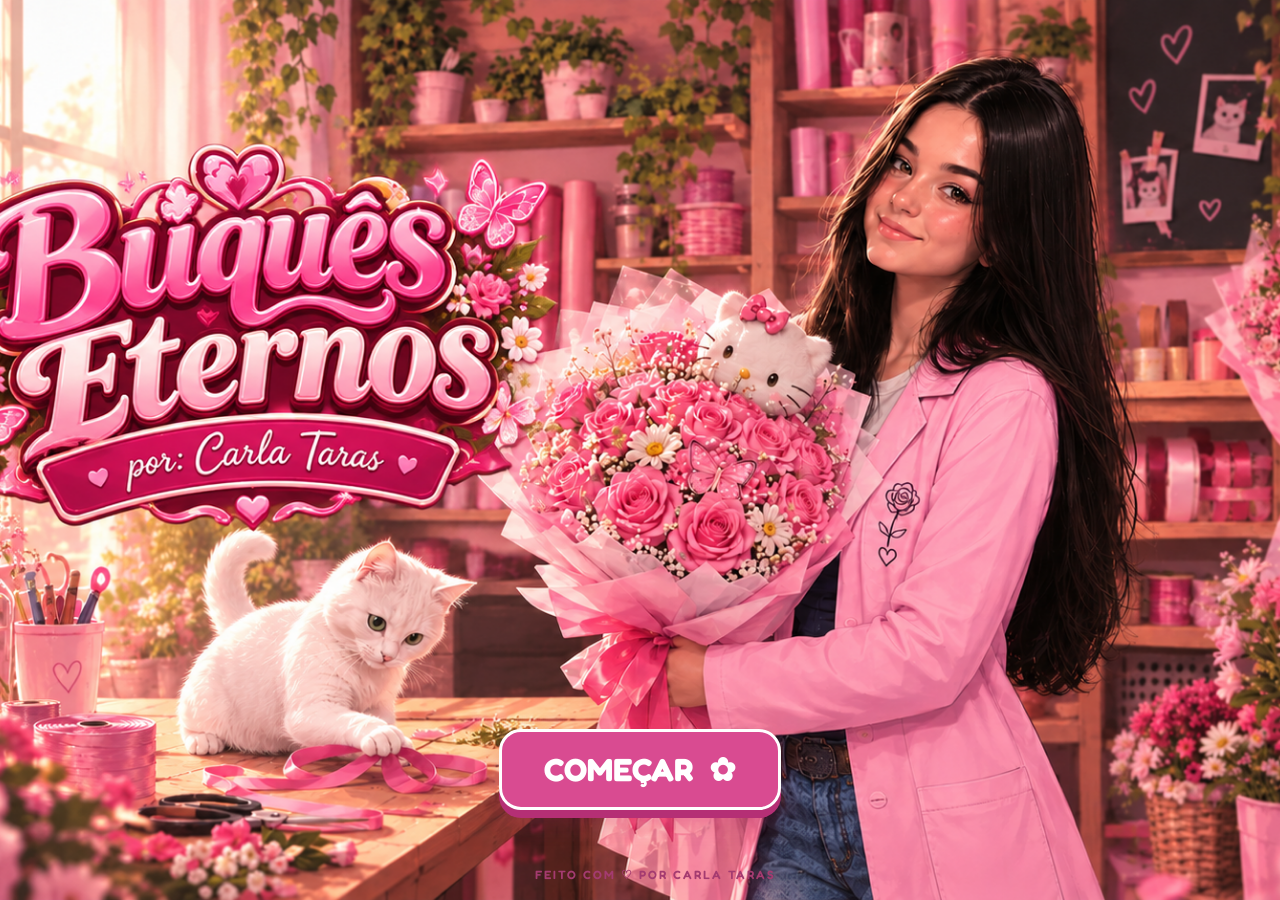
<file: index.html>
<!DOCTYPE html>
<html lang="pt-BR">
<head>
    <meta charset="UTF-8">
    <meta name="viewport" content="width=device-width, initial-scale=1.0">
    <title>Gerador de Presentes | Carla Taras</title>
<link rel="stylesheet" href="entrada.css">
</head>
<body>

    <main class="tela-entrada">
        <div class="conteudo-entrada">
            <button class="botao-comecar" id="botaoComecar">
    COMEÇAR <span>✿</span>
</button>
        </div>

        <div class="creditos">FEITO COM ♡ POR CARLA TARAS</div>
    </main>
<script>
document.getElementById("botaoComecar").addEventListener("click", function () {
    document.body.classList.add("entrando-no-mundo");

    setTimeout(() => {
        window.location.href = "game.html";
    }, 800);
});
</script>
</body>
</html>
</file>
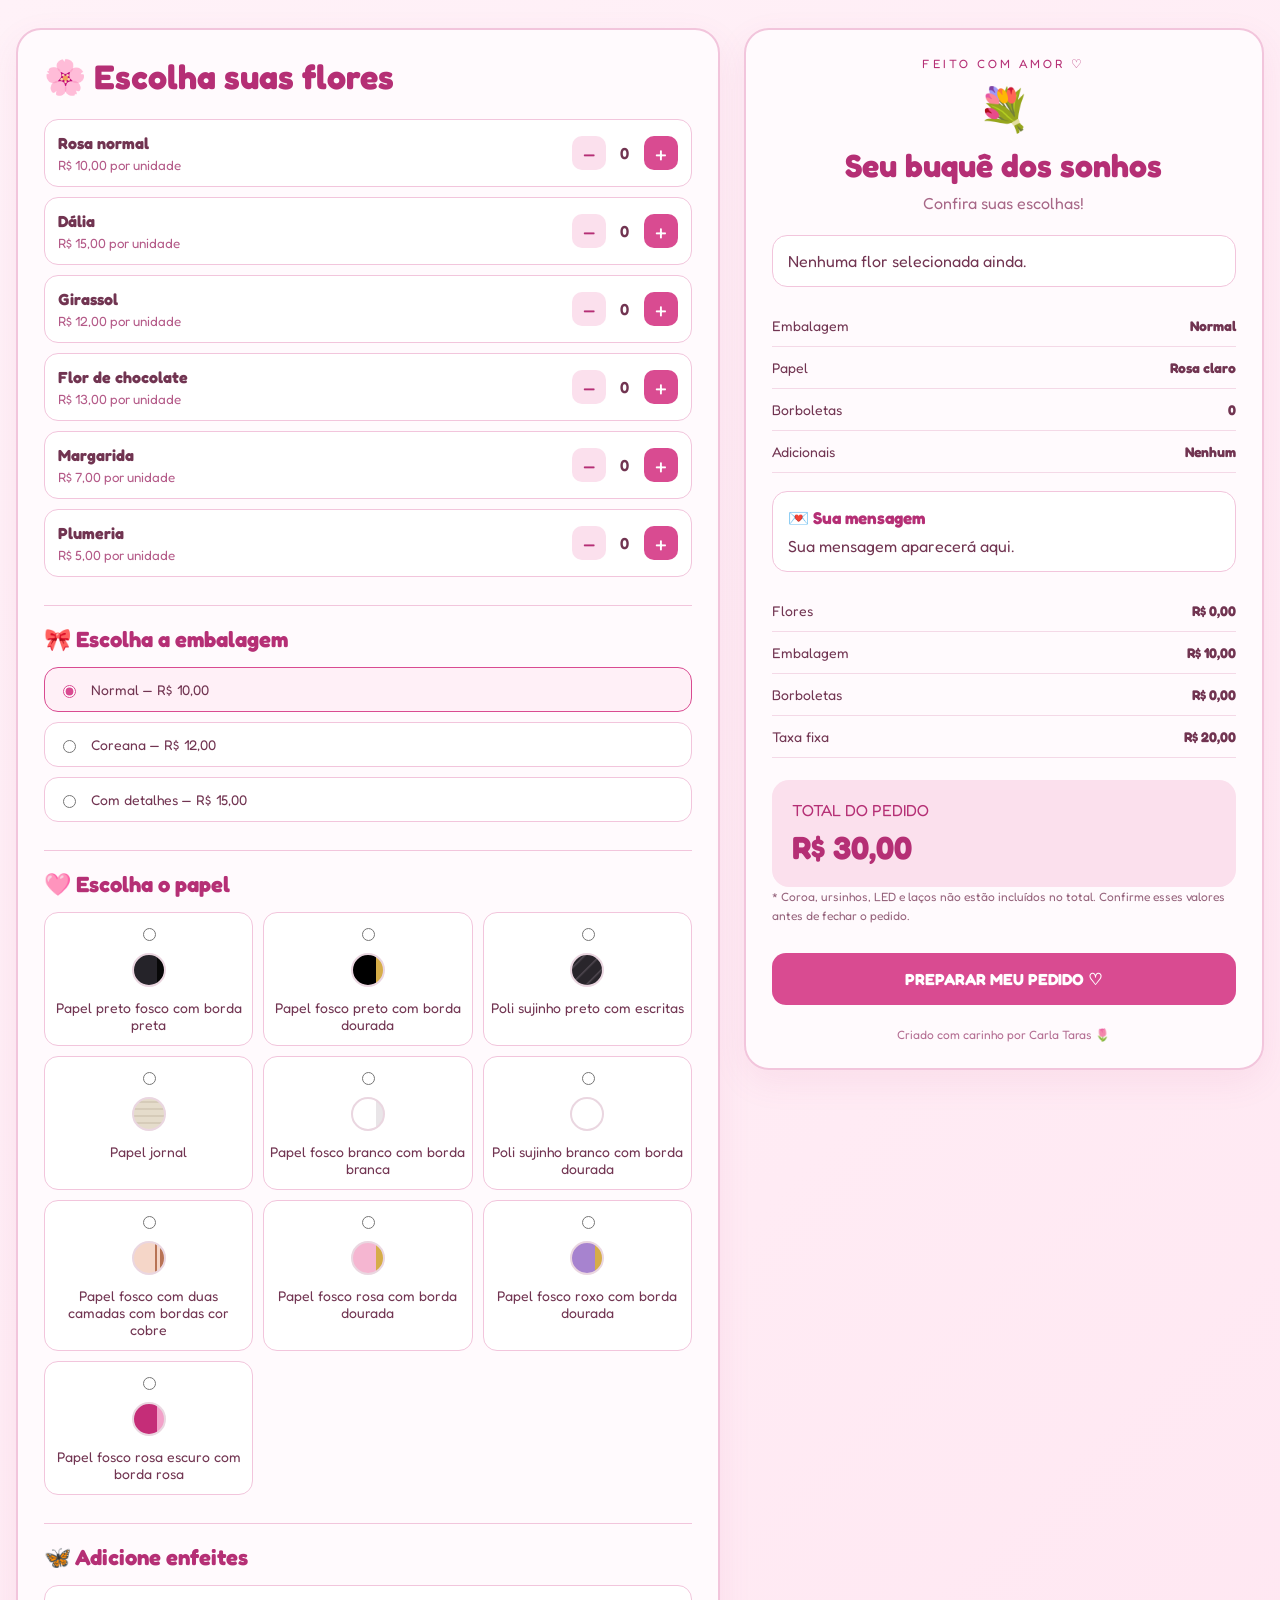
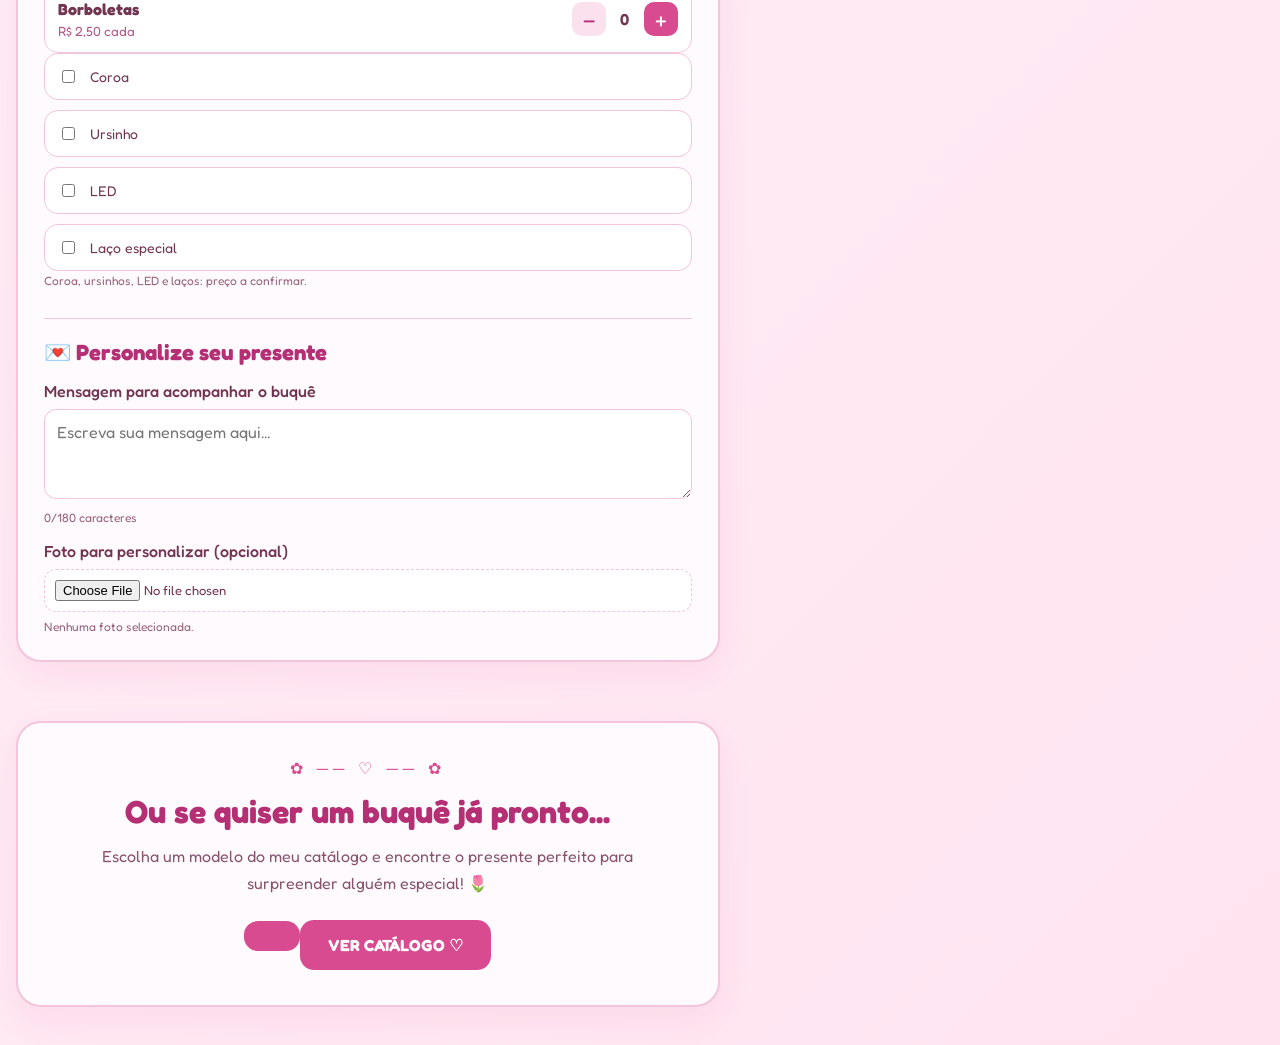
<file: game.html>
<!DOCTYPE html>
<html lang="pt-BR">
<head>
  <meta charset="UTF-8">
  <meta name="viewport" content="width=device-width, initial-scale=1.0">
  <title>Gerador de Presentes | Carla Taras</title>
  <link rel="stylesheet" href="style.css">
  <script src="game.js" defer></script>
</head>
<body class="pagina-ateliê">

  <main class="personalizador">

    <!-- LADO ESQUERDO: ESCOLHAS -->
    <section class="painel escolhas">
      <h1>🌸 Escolha suas flores</h1>
      <div id="listaFlores" class="lista-flores"></div>

      <div class="secao-escolha">
        <h2>🎀 Escolha a embalagem</h2>
        <div id="opcoesEmbalagem" class="opcoes"></div>
      </div>

      <div class="secao-escolha">
        <h2>🩷 Escolha o papel</h2>
        <div id="opcoesPapel" class="opcoes opcoes-papel"></div>
      </div>

      <div class="secao-escolha">
        <h2>🦋 Adicione enfeites</h2>

        <div class="linha-escolha">
          <div>
            <strong>Borboletas</strong>
            <small>R$ 2,50 cada</small>
          </div>
          <div class="controle">
            <button type="button" data-menos-borboletas>−</button>
            <span id="qtdBorboletas">0</span>
            <button type="button" data-mais-borboletas>+</button>
          </div>
        </div>

        <div id="opcoesAdicionais" class="opcoes"></div>
        <p class="observacao">
          Coroa, ursinhos, LED e laços: preço a confirmar.
        </p>
      </div>

      <div class="secao-escolha">
        <h2>💌 Personalize seu presente</h2>

        <label for="mensagem">Mensagem para acompanhar o buquê</label>
        <textarea id="mensagem" maxlength="180"
          placeholder="Escreva sua mensagem aqui..."></textarea>

        <small class="contador"><span id="caracteres">0</span>/180 caracteres</small>

        <label for="foto" class="rotulo-foto">Foto para personalizar (opcional)</label>
        <input type="file" id="foto" accept="image/*">
        <small id="nomeFoto">Nenhuma foto selecionada.</small>
      </div>
    </section>

    <!-- LADO DIREITO: RESUMO -->
    <aside class="painel resumo">
      <div class="decoracao">FEITO COM AMOR ♡</div>
      <div class="icone-buque">💐</div>

      <h2 class="titulo-resumo">Seu buquê dos sonhos</h2>
      <p class="subtitulo">Confira suas escolhas!</p>

      <div id="resumoFlores" class="resumo-flores">
        Nenhuma flor selecionada ainda.
      </div>

      <div class="resumo-item">
        <span>Embalagem</span>
        <strong id="resumoEmbalagem">Normal</strong>
      </div>

      <div class="resumo-item">
        <span>Papel</span>
        <strong id="resumoPapel">Rosa claro</strong>
      </div>

      <div class="resumo-item">
        <span>Borboletas</span>
        <strong id="resumoBorboletas">0</strong>
      </div>

      <div class="resumo-item">
        <span>Adicionais</span>
        <strong id="resumoAdicionais">Nenhum</strong>
      </div>

      <div class="mensagem-resumo">
        <h3>💌 Sua mensagem</h3>
        <p id="resumoMensagem">Sua mensagem aparecerá aqui.</p>
      </div>

      <div class="precos">
        <div class="resumo-item">
          <span>Flores</span>
          <strong id="valorFlores">R$ 0,00</strong>
        </div>

        <div class="resumo-item">
          <span>Embalagem</span>
          <strong id="valorEmbalagem">R$ 10,00</strong>
        </div>

        <div class="resumo-item">
          <span>Borboletas</span>
          <strong id="valorBorboletas">R$ 0,00</strong>
        </div>

        <div class="resumo-item">
          <span>Taxa fixa</span>
          <strong id="valorTaxa">R$ 20,00</strong>
        </div>
      </div>

      <div class="total-final">
        <span>TOTAL DO PEDIDO</span>
        <strong id="precoTotal">R$ 30,00</strong>
      </div>

      <p class="aviso">
        * Coroa, ursinhos, LED e laços não estão incluídos no total.
        Confirme esses valores antes de fechar o pedido.
      </p>

      <button type="button" id="finalizar" class="botao-finalizar">
        PREPARAR MEU PEDIDO ♡
      </button>

      <p class="rodape">Criado com carinho por Carla Taras 🌷</p>
    </aside>

<section class="secao-catalogo">
  <div class="catalogo-decoracao">✿ ── ♡ ── ✿</div>

  <h2>Ou se quiser um buquê já pronto...</h2>

  <p>
    Escolha um modelo do meu catálogo e encontre o presente
    perfeito para surpreender alguém especial! 🌷
  </p>

  <a
    href="https://wa.me/c/554284328377"
    class="botao-catalogo"
    target="_blank"
    rel="noopener noreferrer"
  >

  <a
    href="https://wa.me/c/554284328377"
    class="botao-catalogo"
    target="_blank"
    rel="noopener noreferrer"
  >
    VER CATÁLOGO ♡
  </a>
</section>

</body>
</html>
</file>
<file: entrada.css>
@import url('https://fonts.googleapis.com/css2?family=Fredoka:wght@400;500;600;700&display=swap');

* {
  box-sizing: border-box;
}

html,
body {
  margin: 0;
  min-height: 100%;
}

body {
  font-family: 'Fredoka', sans-serif;
  background: #fff0f7;
}


.tela-entrada {
    position: relative;
    width: 100%;
    min-height: 100vh;
    overflow: hidden;
    background: url("img.principal.png") center center / cover no-repeat;
}

.conteudo-entrada {
    position: relative;
    display: flex;
    align-items: flex-end;
    justify-content: center;
    width: 100%;
    min-height: 100vh;
    padding: 40px 20px 90px;
}

.imagem-entrada {
    display: none;
}

.botao-comecar {
    position: relative;
    z-index: 2;
}

.creditos {
    position: absolute;
    z-index: 2;
    bottom: 18px;
    left: 0;
    width: 100%;
    text-align: center;
}

.botao-comecar {
  padding: 18px 42px;
  border: 3px solid white;
  border-radius: 22px;
  background: #d94b91;
  color: white;
  box-shadow: 0 8px 0 #b52f75, 0 12px 25px #b52f7533;
  font: inherit;
  font-size: clamp(22px, 4vw, 32px);
  font-weight: 700;
  cursor: pointer;
  transition: transform 0.2s, background 0.2s;
}

.botao-comecar span {
  margin-left: 8px;
}

.botao-comecar:hover {
  transform: translateY(-3px);
  background: #b52f75;
}

.creditos {
  position: absolute;
  right: 15px;
  bottom: 18px;
  left: 15px;
  color: #a43b70;
  font-size: 12px;
  font-weight: 600;
  letter-spacing: 2px;
  text-align: center;
}

body.entrando-no-mundo .conteudo-entrada {
  transform: scale(1.08);
  opacity: 0;
  transition: 0.7s ease;
}

@media (max-width: 600px) {
  .conteudo-entrada {
    min-height: 70vh;
  }

  .botao-comecar {
    padding: 16px 32px;
  }
}

.imagem-entrada {
    display: block;
    width: 300px;
    max-width: 80%;
    max-height: 40vh;
    object-fit: contain;
    margin: 0 auto 15px;
}
</file>
<file: style.css>
@import url('https://fonts.googleapis.com/css2?family=Fredoka:wght@400;500;600;700&display=swap');

:root {
  --rosa: #d94b91;
  --rosa-escuro: #b52f75;
  --rosa-claro: #fbe0ed;
  --fundo: #fff5fa;
  --texto: #713451;
  --borda: #f2c5dc;
}

* {
  box-sizing: border-box;
}

body.pagina-ateliê {
  margin: 0;
  min-height: 100vh;
  padding: 28px 16px;
  background: linear-gradient(135deg, #fff2f8, #ffe4f0);
  color: var(--texto);
  font-family: 'Fredoka', sans-serif;
}

.personalizador {
  width: min(1250px, 100%);
  margin: auto;
  display: grid;
  grid-template-columns: minmax(0, 1.15fr) minmax(320px, 0.85fr);
  align-items: start;
  gap: 24px;
}

.painel {
  min-width: 0;
  padding: 26px;
  border: 2px solid var(--borda);
  border-radius: 25px;
  background: #fffafd;
  box-shadow: 0 12px 35px #c64b8515;
}

h1, h2, h3, p {
  margin-top: 0;
}

h1, .secao-escolha h2, .titulo-resumo, .mensagem-resumo h3 {
  color: var(--rosa-escuro);
}

h1 {
  margin-bottom: 22px;
  font-size: clamp(25px, 3vw, 34px);
}

.secao-escolha {
  margin-top: 28px;
  padding-top: 20px;
  border-top: 1px solid var(--borda);
}

.secao-escolha h2 {
  margin-bottom: 15px;
  font-size: 22px;
}

.lista-flores, .opcoes {
  display: grid;
  gap: 10px;
}

.flor-item, .linha-escolha, .opcao-card {
  display: flex;
  justify-content: space-between;
  align-items: center;
  gap: 12px;
  padding: 13px;
  border: 1px solid var(--borda);
  border-radius: 14px;
  background: white;
}

.flor-item strong, .linha-escolha strong {
  display: block;
}

.flor-item small, .linha-escolha small {
  display: block;
  margin-top: 4px;
  color: #b45a88;
}

.controle {
  display: flex;
  flex-shrink: 0;
  align-items: center;
  gap: 10px;
}

.controle span {
  min-width: 18px;
  text-align: center;
  font-weight: 600;
}

.controle button {
  width: 34px;
  height: 34px;
  border: 0;
  border-radius: 10px;
  background: var(--rosa-claro);
  color: var(--rosa-escuro);
  font: inherit;
  font-size: 22px;
  cursor: pointer;
}

.controle button:last-child {
  background: var(--rosa);
  color: white;
}

.opcao-card {
  justify-content: flex-start;
  cursor: pointer;
  font-size: 14px;
}

.opcao-card input {
  accent-color: var(--rosa);
}

.opcao-card.selecionada {
  border-color: var(--rosa);
  background: #fff0f7;
}

.opcoes-papel {
  grid-template-columns: repeat(3, minmax(0, 1fr));
}

.opcoes-papel .opcao-card {
  min-width: 0;
  flex-direction: column;
  align-items: center;
  text-align: center;
  padding: 12px 6px;
  overflow-wrap: anywhere;
}

.bolinha-papel {
  display: block;
  width: 34px;
  height: 34px;
  flex-shrink: 0;
  border: 2px solid #ead6e0;
  border-radius: 50%;
}

.observacao, .aviso {
  color: #95627b;
  font-size: 12px;
  line-height: 1.6;
}

label[for="mensagem"], .rotulo-foto {
  display: block;
  margin: 16px 0 8px;
  font-weight: 500;
}

textarea, input[type="file"] {
  width: 100%;
  font: inherit;
}

textarea {
  min-height: 90px;
  padding: 12px;
  border: 1px solid var(--borda);
  border-radius: 12px;
  resize: vertical;
}

input[type="file"] {
  padding: 10px;
  border: 1px dashed var(--borda);
  border-radius: 12px;
  background: white;
  font-size: 13px;
}

.contador, #nomeFoto {
  display: block;
  margin-top: 7px;
  color: #95627b;
  font-size: 12px;
}

.resumo {
  position: sticky;
  top: 20px;
}

.decoracao {
  text-align: center;
  color: var(--rosa-escuro);
  font-size: 12px;
  letter-spacing: 3px;
}

.icone-buque {
  margin: 12px 0;
  text-align: center;
  font-size: 42px;
}

.titulo-resumo {
  margin-bottom: 8px;
  text-align: center;
  font-size: clamp(24px, 3vw, 32px);
}

.subtitulo {
  margin-bottom: 22px;
  text-align: center;
  color: #a76787;
}

.resumo-flores, .mensagem-resumo {
  margin: 18px 0;
  padding: 15px;
  border: 1px solid var(--borda);
  border-radius: 15px;
  background: white;
}

.linha-resumo {
  display: flex;
  justify-content: space-between;
  gap: 12px;
  padding: 8px 0;
  font-size: 14px;
}

.linha-resumo strong {
  text-align: right;
}

.resumo-item {
  display: flex;
  justify-content: space-between;
  align-items: flex-start;
  gap: 12px;
  padding: 12px 0;
  border-bottom: 1px solid #f4d9e7;
  font-size: 14px;
}

.resumo-item strong {
  text-align: right;
  overflow-wrap: anywhere;
}

.mensagem-resumo h3 {
  margin-bottom: 8px;
  font-size: 17px;
}

.mensagem-resumo p {
  margin-bottom: 0;
  overflow-wrap: anywhere;
  white-space: pre-wrap;
}

.total-final {
  display: flex;
  flex-direction: column;
  gap: 8px;
  margin-top: 22px;
  padding: 20px;
  border-radius: 17px;
  background: var(--rosa-claro);
  color: var(--rosa-escuro);
}

.total-final strong {
  font-size: 32px;
}

.botao-finalizar {
  width: 100%;
  margin-top: 16px;
  padding: 16px 12px;
  border: none;
  border-radius: 14px;
  background: var(--rosa);
  color: white;
  font: inherit;
  font-weight: 700;
  cursor: pointer;
  transition: transform 0.2s, background 0.2s;
}

.botao-finalizar:hover {
  transform: translateY(-2px);
  background: var(--rosa-escuro);
}

.rodape {
  margin: 22px 0 0;
  text-align: center;
  color: #b36c91;
  font-size: 12px;
}

@media (max-width: 850px) {
  .personalizador {
    grid-template-columns: 1fr;
  }

  .resumo {
    position: static;
  }
}

@media (max-width: 480px) {
  body.pagina-ateliê {
    padding: 12px 8px;
  }

  .painel {
    padding: 17px;
    border-radius: 19px;
  }

  .opcoes-papel {
    grid-template-columns: repeat(2, minmax(0, 1fr));
  }

  .flor-item, .linha-escolha {
    padding: 10px;
  }
}

.secao-catalogo {
  width: min(900px, 100%);
  margin: 35px auto 10px;
  padding: 35px 22px;
  text-align: center;
  background: #fffafd;
  border: 2px solid #f2c5dc;
  border-radius: 25px;
  box-shadow: 0 12px 35px #c64b8515;
}

.catalogo-decoracao {
  color: #d94b91;
  letter-spacing: 5px;
  margin-bottom: 14px;
}

.secao-catalogo h2 {
  color: #b52f75;
  font-size: clamp(23px, 4vw, 32px);
  margin-bottom: 12px;
}

.secao-catalogo p {
  max-width: 560px;
  margin: 0 auto 22px;
  color: #87536d;
  line-height: 1.7;
}

.botao-catalogo {
  display: inline-block;
  padding: 15px 28px;
  background: #d94b91;
  color: white;
  text-decoration: none;
  font-weight: 700;
  border-radius: 14px;
  transition: transform 0.2s, background 0.2s;
}

.botao-catalogo:hover {
  background: #b52f75;
  transform: translateY(-2px);
}
</file>
